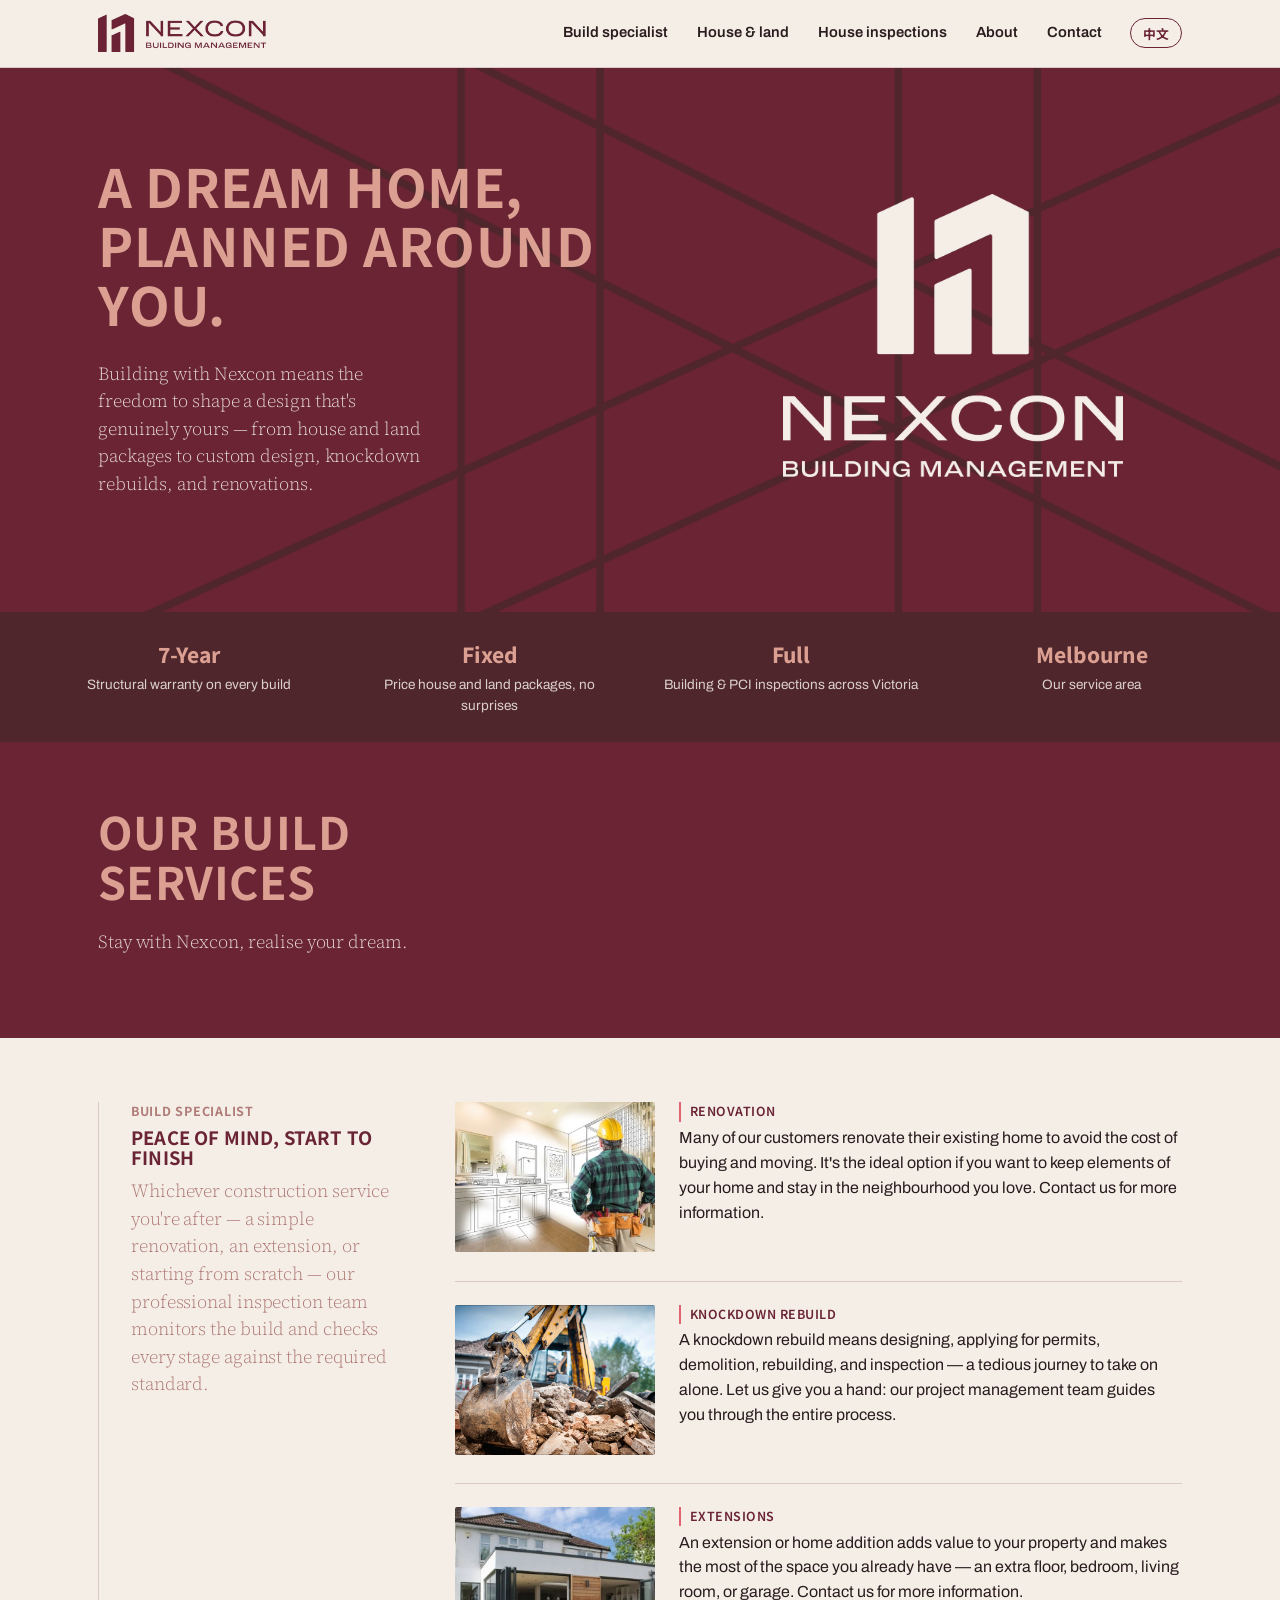
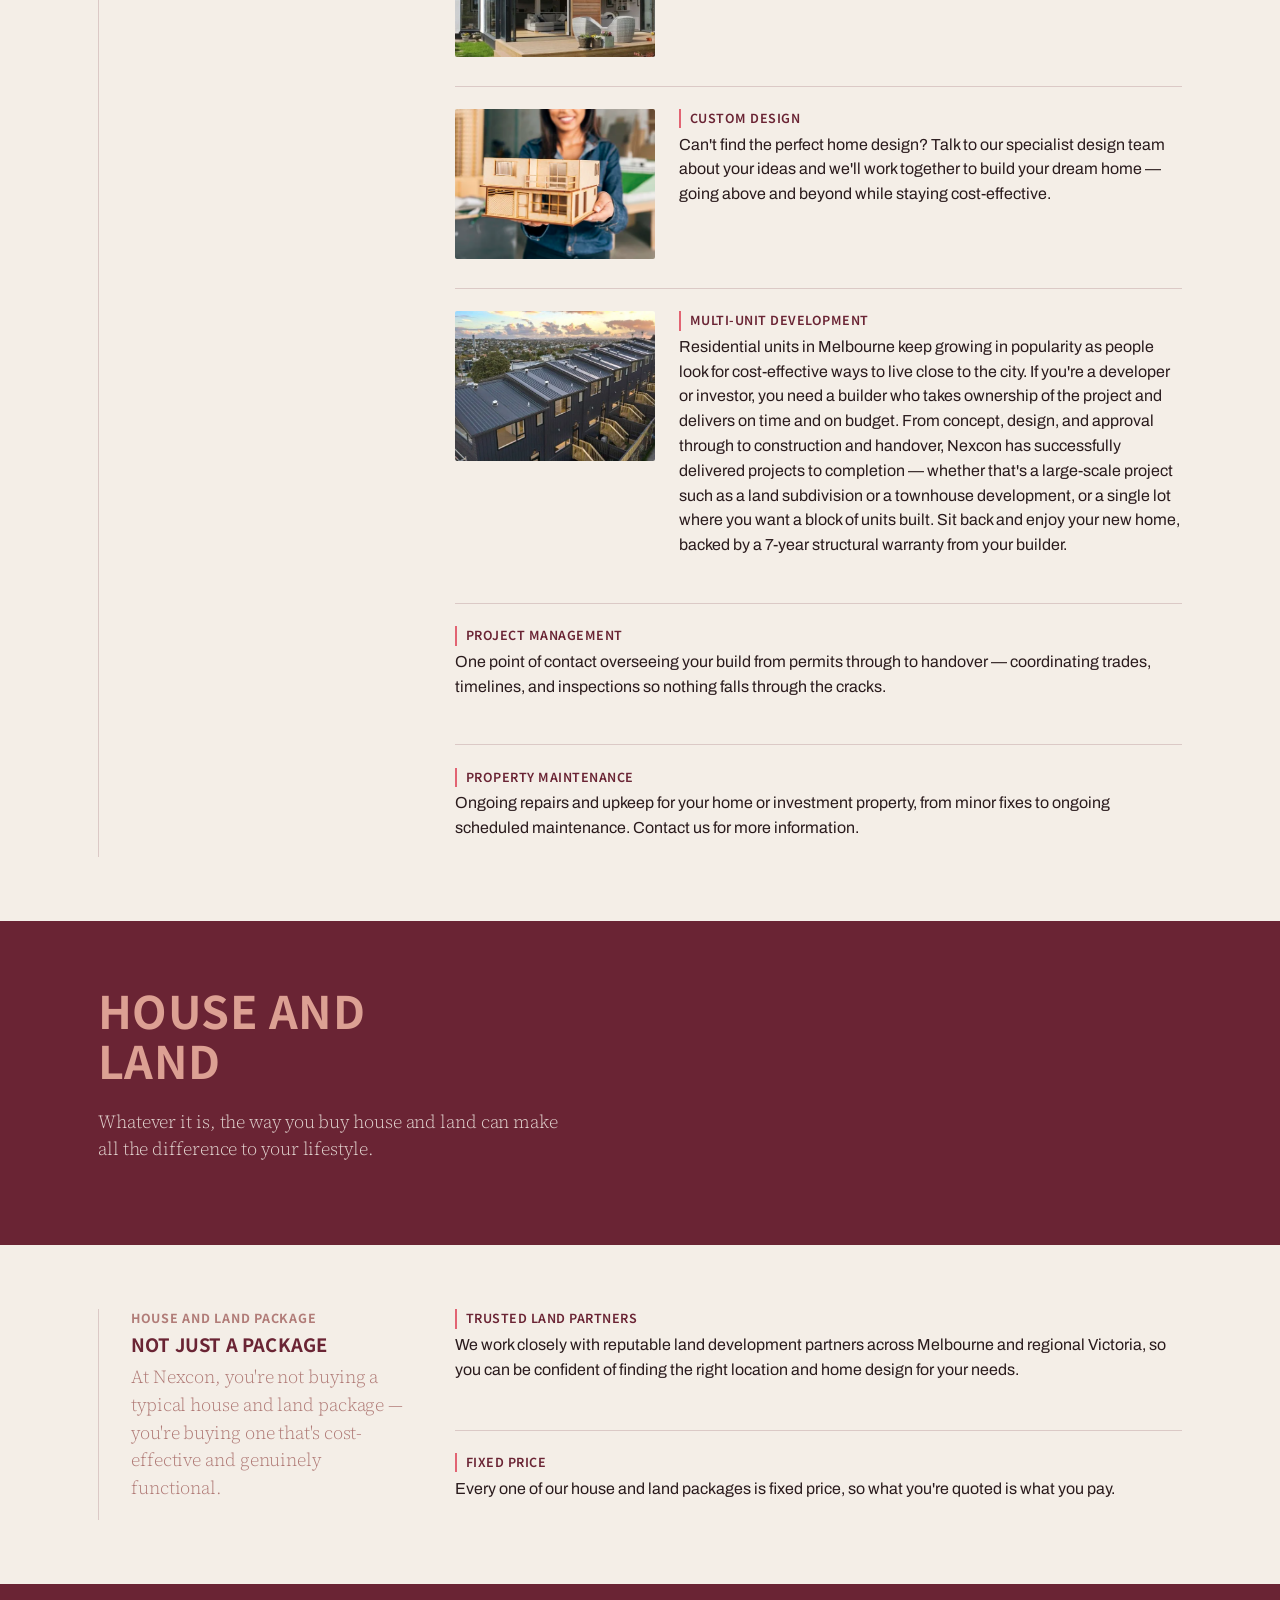
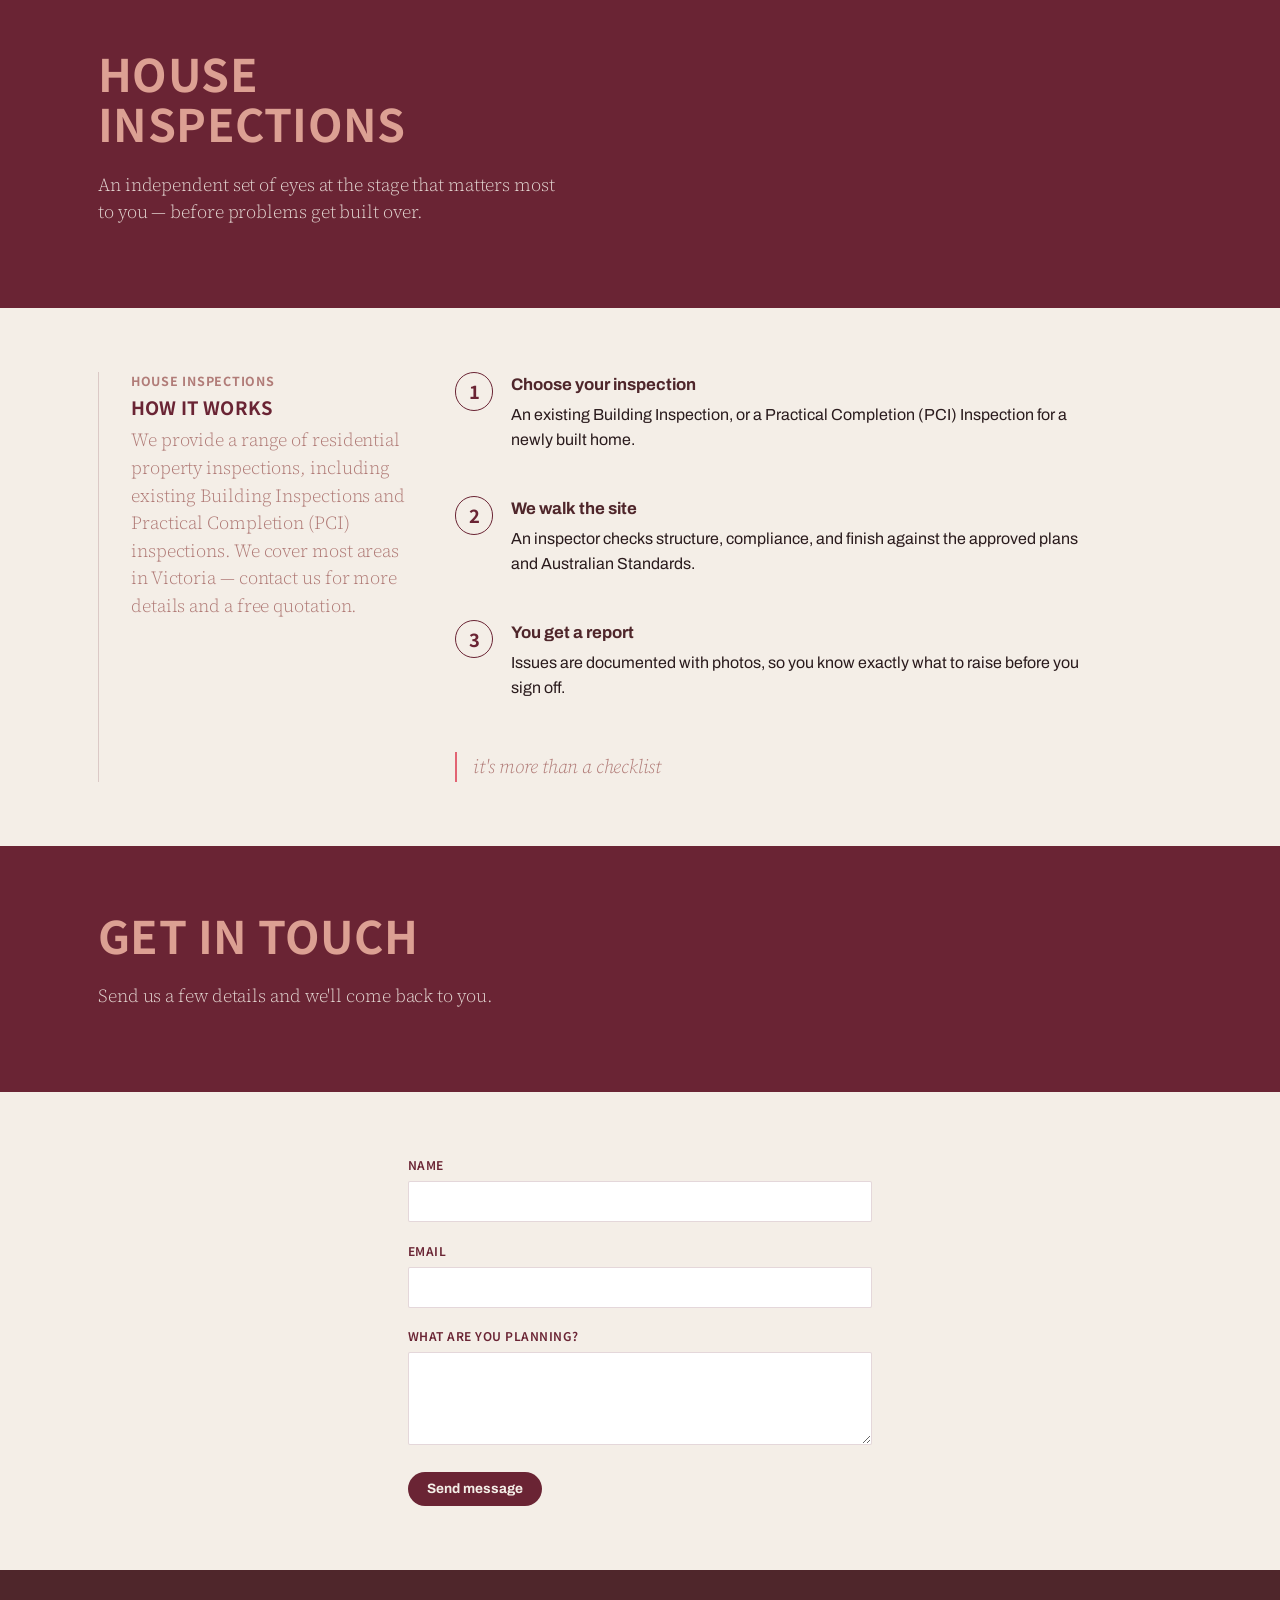
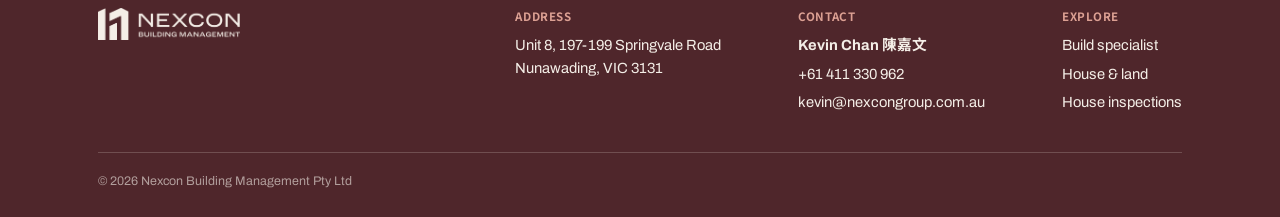
<file: home/index.html>
<!DOCTYPE html>
<html lang="en">
<head>
<meta charset="UTF-8">
<meta name="viewport" content="width=device-width, initial-scale=1.0">
<title>Nexcon Building Management — Custom homes, Melbourne's east</title>
<meta name="description" content="Nexcon Building Management designs and builds custom homes, house and land packages, knockdown rebuilds and renovations across Melbourne's east.">
<link rel="preconnect" href="https://fonts.googleapis.com">
<link rel="preconnect" href="https://fonts.gstatic.com" crossorigin>
<link href="https://fonts.googleapis.com/css2?family=Archivo+Expanded:wght@500;600;700;800&family=Archivo:wght@400;500;600;700&family=Source+Serif+Pro:ital,wght@0,300;0,400;1,300;1,400&family=Noto+Sans+TC:wght@400;500;600;700;800&display=swap" rel="stylesheet">
<link rel="stylesheet" href="../styles.css?v=15">
</head>
<body>

<svg class="visually-hidden" aria-hidden="true">
  <defs>
    <symbol id="nexcon-mark" viewBox="0 0 64 64">
      <polygon points="6,20 18,13 18,58 6,58" fill="currentColor"/>
      <polygon points="24,58 24,41 46,15 46,28" fill="currentColor"/>
      <polygon points="40,58 40,27 46,20 52,27 52,58" fill="currentColor"/>
    </symbol>
  </defs>
</svg>

<a class="skip-link" href="#main" data-i18n="skip_link">Skip to content</a>

<header class="site-header">
  <div class="header-inner">
    <a href="#top" class="logo">
      <img src="../nexcon-logo-horizontal.png" alt="Nexcon Building Management" class="logo-img">
    </a>
    <nav class="site-nav" id="siteNav">
      <a href="#services" data-i18n="nav_services">Build specialist</a>
      <a href="#house-and-land" data-i18n="nav_house_land">House &amp; land</a>
      <a href="#inspection" data-i18n="nav_inspections">House inspections</a>
      <a href="../about/" data-i18n="nav_about">About</a>
      <a href="#contact" data-i18n="nav_contact">Contact</a>
      <button id="langToggle" class="lang-toggle" type="button" aria-label="切換至中文">中文</button>
    </nav>
    <button class="nav-toggle" id="navToggle" aria-label="Toggle menu" aria-expanded="false" aria-controls="siteNav"><span></span></button>
  </div>
</header>


<main id="main">

  <section class="hero" id="top">
        <div class="hero-inner">
      <div class="hero-copy">
        <h1 class="heading heading-on-dark" data-i18n="hero_h1">A dream home, planned around you.</h1>
        <p class="lede lede-on-dark" data-i18n="hero_lede">Building with Nexcon means the freedom to shape a design that's genuinely yours — from house and land packages to custom design, knockdown rebuilds, and renovations.</p>
      </div>
      <div class="hero-motif" aria-hidden="true">
        <img src="../nexcon-logo-centered.png" alt="" style="width:100%; max-width:340px; margin:0 auto; display:block;">
      </div>
    </div>
  </section>

  <div class="trust-strip">
    <div class="wrap trust-strip-inner">
      <div class="trust-item">
        <p class="trust-figure" data-i18n="trust1_figure">7-Year</p>
        <p class="trust-label" data-i18n="trust1_label">Structural warranty on every build</p>
      </div>
      <div class="trust-item">
        <p class="trust-figure" data-i18n="trust2_figure">Fixed</p>
        <p class="trust-label" data-i18n="trust2_label">Price house and land packages, no surprises</p>
      </div>
      <div class="trust-item">
        <p class="trust-figure" data-i18n="trust3_figure">Full</p>
        <p class="trust-label" data-i18n="trust3_label">Building &amp; PCI inspections across Victoria</p>
      </div>
      <div class="trust-item">
        <p class="trust-figure" data-i18n="trust4_figure">Melbourne</p>
        <p class="trust-label" data-i18n="trust4_label">Our service area</p>
      </div>
    </div>
  </div>

  <section id="services">
    <div class="divider">
            <div class="divider-inner">
        <h2 class="heading heading-on-dark" data-i18n="services_divider_h2">Our build services</h2>
        <p class="lede lede-on-dark" data-i18n="services_divider_lede">Stay with Nexcon, realise your dream.</p>
      </div>
    </div>
    <div class="content-block">
      <div class="wrap content-grid">
        <div class="content-side">
          <p class="eyebrow" data-i18n="services_eyebrow">Build specialist</p>
          <h3 class="heading" data-i18n="services_h3">Peace of mind, start to finish</h3>
          <p class="lede" data-i18n="services_lede">Whichever construction service you're after — a simple renovation, an extension, or starting from scratch — our professional inspection team monitors the build and checks every stage against the required standard.</p>
        </div>
        <div class="service-list">
          <div class="service-item service-item-media">
            <img src="service-renovation.webp" alt="Renovation of an existing home" class="service-img">
            <div>
              <p class="detail-label" data-i18n="svc_renovation_label">Renovation</p>
              <p class="body-copy" data-i18n="svc_renovation_body">Many of our customers renovate their existing home to avoid the cost of buying and moving. It's the ideal option if you want to keep elements of your home and stay in the neighbourhood you love. Contact us for more information.</p>
            </div>
          </div>
          <div class="service-item service-item-media">
            <img src="service-knockdown-rebuild.webp" alt="Demolition for a knockdown rebuild" class="service-img">
            <div>
              <p class="detail-label" data-i18n="svc_knockdown_label">Knockdown rebuild</p>
              <p class="body-copy" data-i18n="svc_knockdown_body">A knockdown rebuild means designing, applying for permits, demolition, rebuilding, and inspection — a tedious journey to take on alone. Let us give you a hand: our project management team guides you through the entire process.</p>
            </div>
          </div>
          <div class="service-item service-item-media">
            <img src="service-extensions.webp" alt="A modern home extension with bi-fold doors" class="service-img">
            <div>
              <p class="detail-label" data-i18n="svc_extensions_label">Extensions</p>
              <p class="body-copy" data-i18n="svc_extensions_body">An extension or home addition adds value to your property and makes the most of the space you already have — an extra floor, bedroom, living room, or garage. Contact us for more information.</p>
            </div>
          </div>
          <div class="service-item service-item-media">
            <img src="service-custom-design.webp" alt="Client reviewing a custom home design model" class="service-img">
            <div>
              <p class="detail-label" data-i18n="svc_customdesign_label">Custom design</p>
              <p class="body-copy" data-i18n="svc_customdesign_body">Can't find the perfect home design? Talk to our specialist design team about your ideas and we'll work together to build your dream home — going above and beyond while staying cost-effective.</p>
            </div>
          </div>
          <div class="service-item service-item-media">
            <img src="service-multi-unit-development.webp" alt="Completed multi-unit townhouse development" class="service-img">
            <div>
              <p class="detail-label" data-i18n="svc_multiunit_label">Multi-unit development</p>
              <p class="body-copy" data-i18n="svc_multiunit_body">Residential units in Melbourne keep growing in popularity as people look for cost-effective ways to live close to the city. If you're a developer or investor, you need a builder who takes ownership of the project and delivers on time and on budget. From concept, design, and approval through to construction and handover, Nexcon has successfully delivered projects to completion — whether that's a large-scale project such as a land subdivision or a townhouse development, or a single lot where you want a block of units built. Sit back and enjoy your new home, backed by a 7-year structural warranty from your builder.</p>
            </div>
          </div>
          <div class="service-item">
            <p class="detail-label" data-i18n="svc_projectmgmt_label">Project management</p>
            <p class="body-copy" data-i18n="svc_projectmgmt_body">One point of contact overseeing your build from permits through to handover — coordinating trades, timelines, and inspections so nothing falls through the cracks.</p>
          </div>
          <div class="service-item">
            <p class="detail-label" data-i18n="svc_propertymaint_label">Property maintenance</p>
            <p class="body-copy" data-i18n="svc_propertymaint_body">Ongoing repairs and upkeep for your home or investment property, from minor fixes to ongoing scheduled maintenance. Contact us for more information.</p>
          </div>
        </div>
      </div>
    </div>
  </section>

  <section id="house-and-land">
    <div class="divider">
            <div class="divider-inner">
        <h2 class="heading heading-on-dark" data-i18n="hal_divider_h2">House and land</h2>
        <p class="lede lede-on-dark" data-i18n="hal_divider_lede">Whatever it is, the way you buy house and land can make all the difference to your lifestyle.</p>
      </div>
    </div>
    <div class="content-block">
      <div class="wrap content-grid">
        <div class="content-side">
          <p class="eyebrow" data-i18n="hal_eyebrow">House and land package</p>
          <h3 class="heading" data-i18n="hal_h3">Not just a package</h3>
          <p class="lede" data-i18n="hal_lede">At Nexcon, you're not buying a typical house and land package — you're buying one that's cost-effective and genuinely functional.</p>
        </div>
        <div class="service-list">
          <div class="service-item">
            <p class="detail-label" data-i18n="hal_trusted_label">Trusted land partners</p>
            <p class="body-copy" data-i18n="hal_trusted_body">We work closely with reputable land development partners across Melbourne and regional Victoria, so you can be confident of finding the right location and home design for your needs.</p>
          </div>
          <div class="service-item">
            <p class="detail-label" data-i18n="hal_fixed_label">Fixed price</p>
            <p class="body-copy" data-i18n="hal_fixed_body">Every one of our house and land packages is fixed price, so what you're quoted is what you pay.</p>
          </div>
        </div>
      </div>
    </div>
  </section>

  <section id="inspection">
    <div class="divider">
            <div class="divider-inner">
        <h2 class="heading heading-on-dark" data-i18n="insp_divider_h2">House inspections</h2>
        <p class="lede lede-on-dark" data-i18n="insp_divider_lede">An independent set of eyes at the stage that matters most to you — before problems get built over.</p>
      </div>
    </div>
    <div class="content-block">
      <div class="wrap content-grid">
        <div class="content-side">
          <p class="eyebrow" data-i18n="insp_eyebrow">House inspections</p>
          <h3 class="heading" data-i18n="insp_h3">How it works</h3>
          <p class="lede" data-i18n="insp_lede">We provide a range of residential property inspections, including existing Building Inspections and Practical Completion (PCI) inspections. We cover most areas in Victoria — contact us for more details and a free quotation.</p>
        </div>
        <div>
          <ol class="process">
            <li><span class="num">1</span><div><h3 data-i18n="insp_step1_h3">Choose your inspection</h3><p class="body-copy" data-i18n="insp_step1_body">An existing Building Inspection, or a Practical Completion (PCI) Inspection for a newly built home.</p></div></li>
            <li><span class="num">2</span><div><h3 data-i18n="insp_step2_h3">We walk the site</h3><p class="body-copy" data-i18n="insp_step2_body">An inspector checks structure, compliance, and finish against the approved plans and Australian Standards.</p></div></li>
            <li><span class="num">3</span><div><h3 data-i18n="insp_step3_h3">You get a report</h3><p class="body-copy" data-i18n="insp_step3_body">Issues are documented with photos, so you know exactly what to raise before you sign off.</p></div></li>
          </ol>
          <div class="callout">
            <p class="quote" data-i18n="insp_quote">it's more than a checklist</p>
          </div>
        </div>
      </div>
    </div>
  </section>

  <section id="contact">
    <div class="divider">
            <div class="divider-inner">
        <h2 class="heading heading-on-dark" data-i18n="contact_divider_h2">Get in touch</h2>
        <p class="lede lede-on-dark" data-i18n="contact_divider_lede">Send us a few details and we'll come back to you.</p>
      </div>
    </div>
    <div class="content-block">
      <div class="wrap" style="max-width:560px;">
        <form action="https://formsubmit.co/e7f4031e45ae93ff61f6afe6bc2aa772" method="POST" class="contact-form" id="contactForm">
          <div class="field">
            <label for="contact-name" data-i18n="contact_label_name">Name</label>
            <input type="text" id="contact-name" name="name" required>
          </div>
          <div class="field">
            <label for="contact-email" data-i18n="contact_label_email">Email</label>
            <input type="email" id="contact-email" name="email" required>
          </div>
          <div class="field">
            <label for="contact-message" data-i18n="contact_label_message">What are you planning?</label>
            <textarea id="contact-message" name="message" rows="4" required></textarea>
          </div>
          <input type="hidden" name="_subject" value="New enquiry from Nexcon website">
          <input type="text" name="_honey" style="display:none" tabindex="-1" autocomplete="off">
          <input type="hidden" name="_template" value="basic">
          <button type="submit" class="pill pill-primary contact-submit" data-i18n="contact_btn_send">Send message</button>
          <p class="contact-error" id="contactError" style="display:none;" data-i18n="contact_error">Something went wrong — please try again, or contact us directly using the details below.</p>
          <p class="contact-warning" id="contactLimit" style="display:none;" data-i18n="contact_limit">You've used up your message limit on this device. Please contact us directly using the details below.</p>
        </form>
        <div class="contact-success" id="contactSuccess" style="display:none;">
          <p class="contact-success-title" data-i18n="contact_success_title">Message received</p>
          <p class="contact-success-body" data-i18n="contact_success_body">Thanks for reaching out — we've got your message and will be in touch soon.</p>
        </div>
      </div>
    </div>
  </section>

</main>

<script>
  const contactForm = document.getElementById('contactForm');
  const CONTACT_LIMIT = 10;
  const CONTACT_LIMIT_KEY = 'nexcon-contact-count';

  function getSubmitCount() {
    try {
      return parseInt(localStorage.getItem(CONTACT_LIMIT_KEY), 10) || 0;
    } catch (e) {
      return 0;
    }
  }

  function incrementSubmitCount() {
    try {
      localStorage.setItem(CONTACT_LIMIT_KEY, String(getSubmitCount() + 1));
    } catch (e) {
      /* if storage is unavailable, the limit just won't persist across page loads for this visitor */
    }
  }

  function applyLimitState() {
    const submitBtn = contactForm.querySelector('.contact-submit');
    const limitMsg = document.getElementById('contactLimit');
    if (getSubmitCount() >= CONTACT_LIMIT) {
      submitBtn.disabled = true;
      submitBtn.style.opacity = '0.5';
      submitBtn.style.cursor = 'not-allowed';
      limitMsg.style.display = 'block';
    }
  }

  if (contactForm) {
    applyLimitState();

    contactForm.addEventListener('submit', async function (e) {
      e.preventDefault();
      const errorMsg = document.getElementById('contactError');
      const limitMsg = document.getElementById('contactLimit');
      const successMsg = document.getElementById('contactSuccess');
      errorMsg.style.display = 'none';

      if (getSubmitCount() >= CONTACT_LIMIT) {
        successMsg.style.display = 'none';
        limitMsg.style.display = 'block';
        return;
      }

      try {
        const response = await fetch(contactForm.action, {
          method: 'POST',
          body: new FormData(contactForm),
          headers: { 'Accept': 'application/json' }
        });
        if (response.ok) {
          incrementSubmitCount();
          contactForm.reset();
          successMsg.style.display = 'block';
          applyLimitState();
        } else {
          errorMsg.style.display = 'block';
        }
      } catch (err) {
        errorMsg.style.display = 'block';
      }
    });
  }
</script>

<footer id="footer-contact">
  <div class="wrap">
    <div class="footer-inner">
      <div class="footer-logo">
        <img src="../nexcon-logo-horizontal-light.png" alt="Nexcon Building Management" class="logo-img">
      </div>
      <div class="footer-cols">
        <div class="footer-col">
          <h4 data-i18n="footer_address_label">Address</h4>
          <p>Unit 8, 197-199 Springvale Road<br>Nunawading, VIC 3131</p>
        </div>
        <div class="footer-col">
          <h4 data-i18n="footer_contact_label">Contact</h4>
          <p class="footer-contact-name">Kevin Chan 陳嘉文</p>
          <a href="tel:+61411330962">+61 411 330 962</a>
          <a href="mailto:kevin@nexcongroup.com.au">kevin@nexcongroup.com.au</a>
        </div>
        <div class="footer-col">
          <h4 data-i18n="footer_explore_label">Explore</h4>
          <a href="#services" data-i18n="nav_services">Build specialist</a>
          <a href="#house-and-land" data-i18n="nav_house_land">House &amp; land</a>
          <a href="#inspection" data-i18n="nav_inspections">House inspections</a>
        </div>
      </div>
    </div>
    <div class="footer-bottom">&copy; <span id="year"></span> Nexcon Building Management Pty Ltd</div>
  </div>
</footer>

<script src="../translations.js"></script>
<script src="../i18n.js"></script>
<script>
  const navToggle = document.getElementById('navToggle');
  const siteNav = document.getElementById('siteNav');
  navToggle.addEventListener('click', () => {
    const open = siteNav.classList.toggle('is-open');
    navToggle.setAttribute('aria-expanded', String(open));
  });
  siteNav.querySelectorAll('a').forEach(link => {
    link.addEventListener('click', () => {
      siteNav.classList.remove('is-open');
      navToggle.setAttribute('aria-expanded', 'false');
    });
  });

  document.getElementById('year').textContent = new Date().getFullYear();
</script>


</body>
</html>
</file>
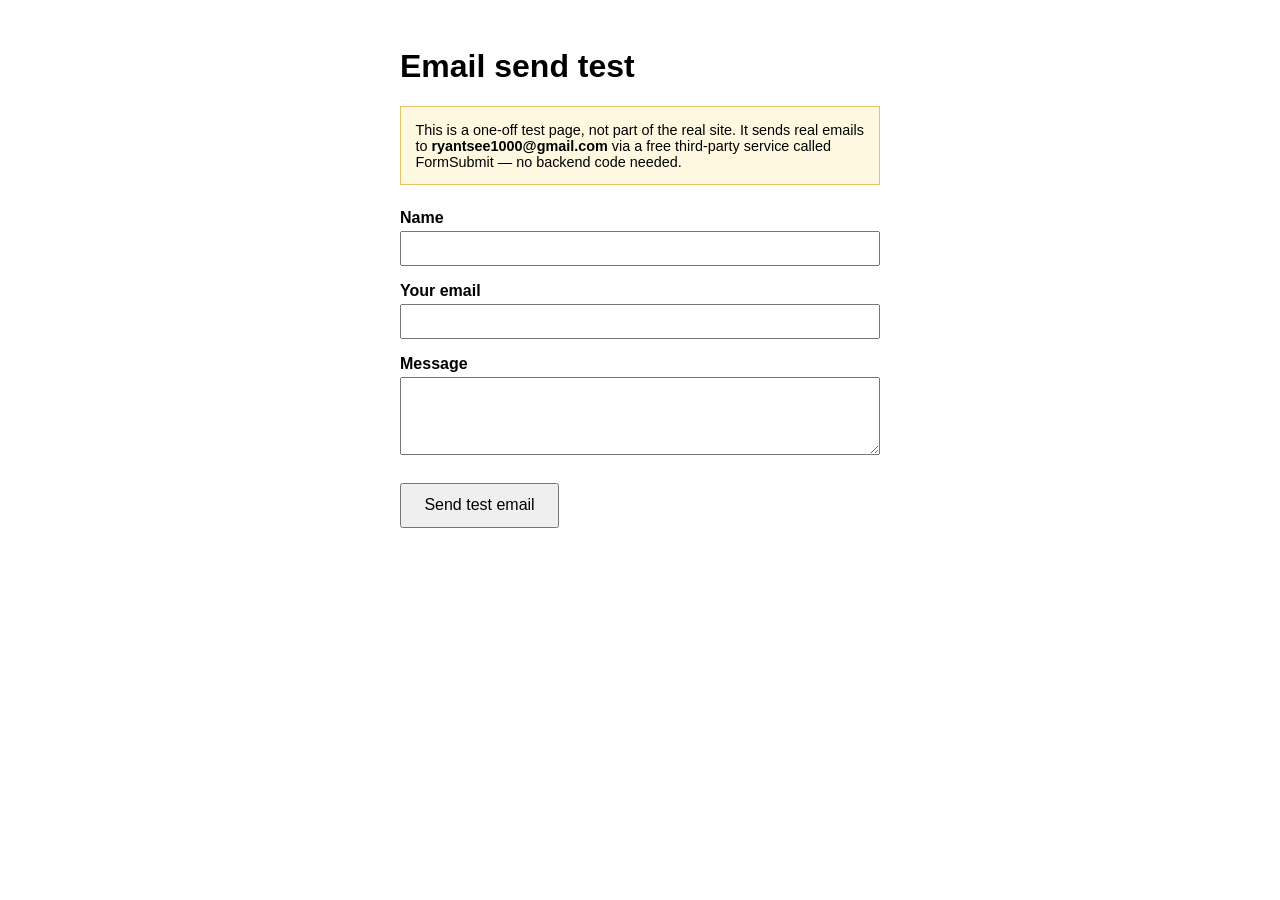
<file: a.html>
<!DOCTYPE html>
<html lang="en">
<head>
<meta charset="UTF-8">
<meta name="viewport" content="width=device-width, initial-scale=1.0">
<title>Email send test</title>
<style>
  body{font-family:sans-serif; max-width:480px; margin:3rem auto; padding:0 1rem;}
  label{display:block; margin-top:1rem; font-weight:600;}
  input, textarea{width:100%; padding:0.6em; margin-top:0.3em; box-sizing:border-box;}
  button{margin-top:1.5rem; padding:0.7em 1.4em; font-size:1rem; cursor:pointer;}
  .note{background:#fff8e1; border:1px solid #e0c36b; padding:1em; margin-bottom:1.5rem; font-size:0.9rem;}
</style>
</head>
<body>

<h1>Email send test</h1>

<div class="note">
  This is a one-off test page, not part of the real site. It sends real
  emails to <strong>ryantsee1000@gmail.com</strong> via a free third-party
  service called FormSubmit — no backend code needed.
</div>

<form action="https://formsubmit.co/ryantse1000@gmail.com" method="POST">
  <label for="name">Name</label>
  <input type="text" id="name" name="name" required>

  <label for="email">Your email</label>
  <input type="email" id="email" name="email" required>

  <label for="message">Message</label>
  <textarea id="message" name="message" rows="4" required></textarea>

  <!-- Plain-text email instead of FormSubmit's default table layout -->
  <input type="hidden" name="_template" value="basic">
  <!-- Optional: change the email subject line -->
  <input type="hidden" name="_subject" value="New test message from Nexcon site test">

  <button type="submit">Send test email</button>
</form>

</body>
</html>
</file>
<file: styles.css>
:root{
  --bordeaux:#6A2434;
  --mahogany:#4F262B;
  --rosewood:#B17C78;
  --blush:#DCA093;
  --sandstone:#F4EEE7;
  --rosette:#E26473;
  --ochre:#B78C00;
  --text:#2A1B1D;
  --line-on-sand: rgba(106,36,52,0.18);
  --line-on-bordeaux: rgba(220,160,147,0.22);
  --ex: "Archivo Expanded", "Noto Sans TC", sans-serif;
  --sans: "Archivo", "Noto Sans TC", -apple-system, Segoe UI, sans-serif;
  --serif: "Source Serif Pro", "Noto Sans TC", Georgia, serif;
  --max: 1180px;
}
*{box-sizing:border-box;}
html{scroll-behavior:smooth;}
@media (prefers-reduced-motion: reduce){ html{scroll-behavior:auto;} }
body{margin:0; font-family:var(--sans); background:var(--sandstone); color:var(--text); line-height:1.55; -webkit-font-smoothing:antialiased;}
p{margin:0 0 1em;}
a{color:inherit;}
svg{display:block;}
.visually-hidden{position:absolute;width:1px;height:1px;overflow:hidden;clip:rect(0 0 0 0);}
.skip-link{position:absolute; left:-999px; top:0; background:var(--rosette); color:#fff; padding:0.75em 1.2em; z-index:1000; font-weight:600;}
.skip-link:focus{left:1em; top:1em;}
:focus-visible{ outline:2px solid var(--rosette); outline-offset:3px; }

.wrap{max-width:var(--max); margin:0 auto; padding:0 clamp(1.25rem, 4vw, 3rem);}

/* type roles per brand system */
.eyebrow{font-family:var(--ex); font-weight:700; text-transform:uppercase; letter-spacing:0.06em; font-size:0.78rem; color:var(--rosewood); margin:0 0 0.4em;}
.heading{font-family:var(--ex); font-weight:700; text-transform:uppercase; letter-spacing:0.01em; line-height:1.12; margin:0 0 0.5em; color:var(--bordeaux);}
.heading-on-dark{color:var(--blush);}
.lede{font-family:var(--serif); font-weight:300; font-size:1.15rem; color:var(--rosewood); line-height:1.5; letter-spacing:-0.005em;}
.lede-on-dark{color:rgba(244,238,231,0.85);}
.detail-label{font-family:var(--ex); font-weight:600; text-transform:uppercase; letter-spacing:0.04em; font-size:0.78rem; color:var(--bordeaux); margin:0 0 0.35em; padding-left:0.7em; border-left:2px solid var(--rosette);}
.body-copy{font-family:var(--sans); font-size:1rem; color:var(--text);}
.statement{font-family:var(--ex); font-weight:700; text-transform:uppercase; font-size:clamp(1.5rem,3vw,2rem); color:var(--bordeaux); line-height:1.25;}
.quote{font-family:var(--serif); font-style:italic; font-weight:300; color:var(--rosewood); letter-spacing:-0.01em;}

/* ---------- header ---------- */
.site-header{position:sticky; top:0; z-index:100; background:var(--sandstone); border-bottom:1px solid var(--line-on-sand);}
.header-inner{max-width:var(--max); margin:0 auto; padding:0.9rem clamp(1.25rem,4vw,3rem); display:flex; align-items:center; justify-content:space-between; gap:1.5rem;}
.logo{display:flex; align-items:center; text-decoration:none;}
.logo-img{height:38px; width:auto; display:block;}
.site-nav{display:flex; align-items:center; gap:clamp(1rem,2.5vw,1.8rem);}
.site-nav a{text-decoration:none; font-size:0.92rem; font-weight:600; color:var(--text); padding:0.3em 0; border-bottom:2px solid transparent;}
.site-nav a:hover{border-color:var(--rosette);}
.site-nav a.is-active{border-color:var(--rosette);}
.lang-toggle{font-family:var(--ex); font-weight:700; font-size:0.8rem; letter-spacing:0.02em; background:none; border:1.5px solid var(--bordeaux); color:var(--bordeaux); border-radius:999px; padding:0.35em 0.9em; cursor:pointer; transition:background-color .2s, color .2s;}
.lang-toggle:hover{background:var(--bordeaux); color:var(--sandstone);}
.pill{display:inline-block; font-family:var(--sans); font-weight:700; font-size:0.85rem; text-decoration:none; padding:0.7em 1.4em; border-radius:999px; transition:background-color .2s, color .2s;}
.pill-primary{background:var(--bordeaux); color:var(--sandstone);}
.pill-primary:hover{background:var(--mahogany);}
.pill-outline{border:1.5px solid var(--sandstone); color:var(--sandstone);}
.pill-outline:hover{background:rgba(244,238,231,0.12);}
.nav-toggle{display:none; width:2.2rem; height:2.2rem; border:none; background:none; cursor:pointer; position:relative;}
.nav-toggle::before, .nav-toggle span, .nav-toggle::after{content:""; position:absolute; left:0.35rem; right:0.35rem; height:2px; background:var(--bordeaux);}
.nav-toggle::before{top:0.65rem;} .nav-toggle span{top:1.05rem;} .nav-toggle::after{top:1.45rem;}
@media (max-width:860px){
  .nav-toggle{display:block;}
  .site-nav{position:absolute; top:100%; left:0; right:0; background:var(--sandstone); flex-direction:column; align-items:flex-start; padding:1rem clamp(1.25rem,4vw,3rem) 1.5rem; gap:0.9rem; border-bottom:1px solid var(--line-on-sand); display:none;}
  .site-nav.is-open{display:flex;}
}

/* ---------- hero ---------- */
.hero{background-color:var(--bordeaux); color:var(--sandstone); background-image:url('linework-mahogany.png'); background-repeat:no-repeat; background-position:center -500px; background-size:135% auto;}
.hero-inner{max-width:var(--max); margin:0 auto; padding:clamp(3rem,7vw,5.5rem) clamp(1.25rem,4vw,3rem) clamp(3.5rem,8vw,6rem); display:grid; grid-template-columns:1.1fr 0.9fr; gap:clamp(2rem,5vw,4rem); align-items:center; position:relative; z-index:1;}
.hero h1{font-size:clamp(2.1rem,4.6vw,3.3rem);}
.hero .lede{max-width:36ch; font-size:1.15rem;}
.hero-actions{display:flex; flex-wrap:wrap; gap:0.9rem; margin-top:1.7rem;}
.hero-motif{width:100%;}
.hero-motif svg{width:100%; height:auto;}
@media (max-width:900px){ .hero-inner{grid-template-columns:1fr;} .hero-motif{order:-1; max-width:340px; margin:0 auto;} }

/* ---------- page intro (used on non-home pages, same visual language as homepage dividers) ---------- */
.page-intro{background-color:var(--bordeaux); color:var(--blush); position:relative;}
.page-intro-inner{max-width:var(--max); margin:0 auto; padding:clamp(2.6rem,6vw,4rem) clamp(1.25rem,4vw,3rem); position:relative; z-index:1;}
.page-intro h1{font-size:clamp(1.9rem,4vw,2.8rem); max-width:16ch;}
.page-intro .lede{max-width:52ch; margin-top:0.6rem;}

/* ---------- trust strip ---------- */
.trust-strip{background:var(--mahogany);}
.trust-strip-inner{display:grid; grid-template-columns:repeat(4,1fr); gap:1.5rem; padding:1.6rem 0;}
.trust-item{text-align:center; padding:0 0.5rem;}
.trust-figure{font-family:var(--ex); font-weight:800; font-size:1.3rem; color:var(--blush); margin:0 0 0.2em;}
.trust-label{font-family:var(--sans); font-size:0.85rem; color:rgba(244,238,231,0.85); margin:0;}
@media (max-width:700px){ .trust-strip-inner{grid-template-columns:1fr; text-align:center;} }

/* ---------- section divider (mirrors the brand deck's own section pages) ---------- */
.divider{background-color:var(--bordeaux); color:var(--blush); position:relative;}
.divider-inner{max-width:var(--max); margin:0 auto; padding:clamp(2.6rem,6vw,4rem) clamp(1.25rem,4vw,3rem); position:relative; z-index:1;}
.divider .num{font-family:var(--ex); font-weight:700; font-size:0.85rem; color:var(--sandstone); margin-bottom:1.4rem;}
.divider h2{font-size:clamp(1.9rem,4vw,2.8rem); max-width:14ch;}
.divider .lede{max-width:52ch; margin-top:0.6rem;}

/* ---------- content block (label sidebar + content, per brand grid) ---------- */
.content-block{padding:clamp(2.6rem,6vw,4rem) 0;}
.content-grid{display:grid; grid-template-columns:0.85fr 2fr; gap:clamp(1.5rem,4vw,3rem);}
.content-side{border-left:1px solid var(--line-on-sand); padding-left:clamp(1.2rem,3vw,2rem);}
.content-side .heading{font-size:1.15rem;}
@media (max-width:820px){ .content-grid{grid-template-columns:1fr;} .content-side{border-left:none; padding-left:0; border-top:1px solid var(--line-on-sand); padding-top:1.2rem;} }

/* services list (also reused for values lists etc.) */
.service-list{display:grid; gap:1.8rem;}
.service-item{padding-top:1.4rem; border-top:1px solid var(--line-on-sand);}
.service-item:first-child{border-top:none; padding-top:0;}
.service-item h3{font-family:var(--sans); font-weight:700; font-size:1.15rem; margin:0 0 0.4em; color:var(--mahogany);}
.service-item-media{display:grid; grid-template-columns:200px 1fr; gap:1.5rem; align-items:start;}
.service-img{width:200px; height:150px; object-fit:cover; border-radius:2px;}
@media (max-width:600px){ .service-item-media{grid-template-columns:1fr;} .service-img{width:100%; height:180px;} }

/* house and land: listing-card styled after the real property sheet */
.listing{display:grid; grid-template-columns:0.75fr 1fr 1fr; gap:0; border:1px solid var(--line-on-sand); margin-bottom:2.4rem;}
.listing-spec{background:var(--bordeaux); color:var(--sandstone); padding:1.6rem;}
.listing-spec .pkg-name{font-family:var(--ex); font-weight:700; text-transform:uppercase; font-size:1.2rem; margin-bottom:0.9rem;}
.listing-spec dl{margin:0; font-size:0.85rem;}
.listing-spec dt{color:var(--blush); font-family:var(--ex); font-weight:600; text-transform:uppercase; font-size:0.68rem; letter-spacing:0.05em; margin-top:0.7em;}
.listing-spec dd{margin:0.15em 0 0; font-family:var(--sans);}
.listing-plan{padding:1.6rem; display:flex; align-items:center; justify-content:center; background:var(--sandstone);}
.listing-plan svg{width:100%; height:auto; max-width:260px;}
.listing-features{padding:1.6rem; background:#fff;}
.listing-features h4{font-family:var(--ex); font-weight:700; text-transform:uppercase; font-size:0.85rem; color:var(--bordeaux); margin:0 0 0.8em;}
.listing-features ul{margin:0; padding-left:1.1em; font-size:0.92rem;}
.listing-features li{margin-bottom:0.5em;}
@media (max-width:820px){ .listing{grid-template-columns:1fr;} }

.package-sheet{margin-top:1rem; border-top:1px solid var(--bordeaux);}
.package-row{display:grid; grid-template-columns:1.1fr repeat(4,0.8fr) 0.9fr; gap:1rem; padding:1rem 0; border-bottom:1px solid var(--line-on-sand); align-items:center; font-size:0.92rem;}
.package-row.head{font-family:var(--ex); font-size:0.68rem; text-transform:uppercase; letter-spacing:0.05em; color:var(--rosewood); font-weight:700; border-bottom:1px solid var(--bordeaux);}
.package-row .name{font-weight:700; color:var(--mahogany);}
.package-row .price{color:var(--rosette); font-weight:700;}
.note{font-family:var(--serif); font-style:italic; font-weight:300; color:var(--rosewood); font-size:0.92rem; margin-top:1rem;}
@media (max-width:760px){
  .package-row{grid-template-columns:1fr 1fr; row-gap:0.3rem;}
  .package-row.head{display:none;}
  .package-row .name{grid-column:1/-1; font-size:1.05rem; margin-bottom:0.3rem;}
}

/* inspection process */
.process{list-style:none; margin:0; padding:0; display:grid; gap:1.7rem; max-width:640px;}
.process li{display:grid; grid-template-columns:2.4rem 1fr; gap:1.1rem;}
.process .num{font-family:var(--ex); font-weight:700; font-size:1.15rem; color:var(--bordeaux); border:1.5px solid var(--bordeaux); width:2.4rem; height:2.4rem; border-radius:50%; display:flex; align-items:center; justify-content:center;}
.process h3{font-family:var(--sans); font-weight:700; font-size:1.05rem; margin:0 0 0.3em; color:var(--mahogany);}

.callout{display:flex; gap:1rem; margin-top:2.2rem; padding-left:1rem; border-left:2px solid var(--rosette); max-width:520px;}
.callout p{margin:0; font-size:1.2rem;}

/* about statement */
.about-block .quote{font-size:clamp(1.3rem,2.6vw,1.7rem); max-width:26ch; margin-bottom:0.6em;}

/* contact form */
.contact-form{display:flex; flex-direction:column; gap:1.2rem;}
.contact-form .field{display:flex; flex-direction:column; gap:0.4rem;}
.contact-form label{font-family:var(--ex); font-weight:600; text-transform:uppercase; letter-spacing:0.04em; font-size:0.75rem; color:var(--bordeaux);}
.contact-form input, .contact-form textarea{font-family:var(--sans); font-size:1rem; padding:0.7em 0.9em; border:1px solid var(--line-on-sand); border-radius:2px; background:#fff; color:var(--text);}
.contact-form input:focus, .contact-form textarea:focus{outline:2px solid var(--rosette); outline-offset:1px;}
.contact-submit{align-self:flex-start; border:none; cursor:pointer; margin-top:0.5rem;}
.contact-error{font-family:var(--sans); font-size:0.9rem; color:var(--rosette); margin-top:0.8rem;}
.contact-warning{font-family:var(--sans); font-weight:600; font-size:0.92rem; color:var(--mahogany); background:rgba(183,140,0,0.12); border-left:3px solid var(--ochre); padding:0.7em 1em; margin-top:0.8rem;}
.contact-success{background:#fff; border:1px solid var(--line-on-sand); border-left:4px solid var(--bordeaux); border-radius:2px; padding:1.4rem 1.6rem; margin-top:1.5rem;}
.contact-success-title{font-family:var(--ex); font-weight:700; text-transform:uppercase; letter-spacing:0.02em; font-size:1.1rem; color:var(--bordeaux); margin:0 0 0.4em;}
.contact-success-body{font-family:var(--sans); font-size:0.98rem; color:var(--text); margin:0;}

/* team */
.team-list{display:grid; gap:2rem;}
.team-member{display:grid; grid-template-columns:140px 1fr auto; gap:1.8rem; align-items:start; padding-top:1.8rem; border-top:1px solid var(--line-on-sand);}
.team-member:first-child{border-top:none; padding-top:0;}
.team-photo{width:140px; height:140px; border-radius:2px; object-fit:cover; display:block;}
.team-photo-placeholder{background:var(--bordeaux); color:var(--sandstone); font-family:var(--ex); font-weight:700; font-size:1.8rem; display:flex; align-items:center; justify-content:center;}
.team-name{font-family:var(--sans); font-weight:700; font-size:1.2rem; color:var(--mahogany); margin:0 0 0.2em;}
.team-role{font-family:var(--ex); font-weight:600; text-transform:uppercase; letter-spacing:0.04em; font-size:0.75rem; color:var(--rosewood); margin:0 0 0.8em;}
@media (max-width:600px){
  .team-member{grid-template-columns:1fr;}
  .team-photo{width:100%; height:220px;}
}

/* whatsapp qr (to the right of a team member's profile) */
.whatsapp-qr{width:80px; height:80px; object-fit:contain; border-radius:2px;}

/* footer */
footer{background:var(--mahogany); color:var(--sandstone); padding:2.4rem 0 1.6rem;}
.footer-inner{display:flex; flex-wrap:wrap; justify-content:space-between; gap:1.6rem; align-items:flex-start;}
.footer-logo{display:flex; align-items:center;}
.footer-logo .logo-img{height:32px;}
.footer-cols{display:flex; gap:clamp(2rem,6vw,5rem); flex-wrap:wrap;}
.footer-col h4{font-family:var(--ex); font-weight:700; text-transform:uppercase; font-size:0.72rem; letter-spacing:0.05em; color:var(--blush); margin:0 0 0.7em;}
.footer-col p, .footer-col a{font-size:0.92rem; margin:0 0 0.4em; text-decoration:none; display:block; color:var(--sandstone);}
.footer-contact-name{font-weight:700; color:var(--blush);}
.footer-bottom{margin-top:2rem; padding-top:1.2rem; border-top:1px solid rgba(244,238,231,0.2); font-size:0.78rem; color:rgba(244,238,231,0.6);}
</file>
